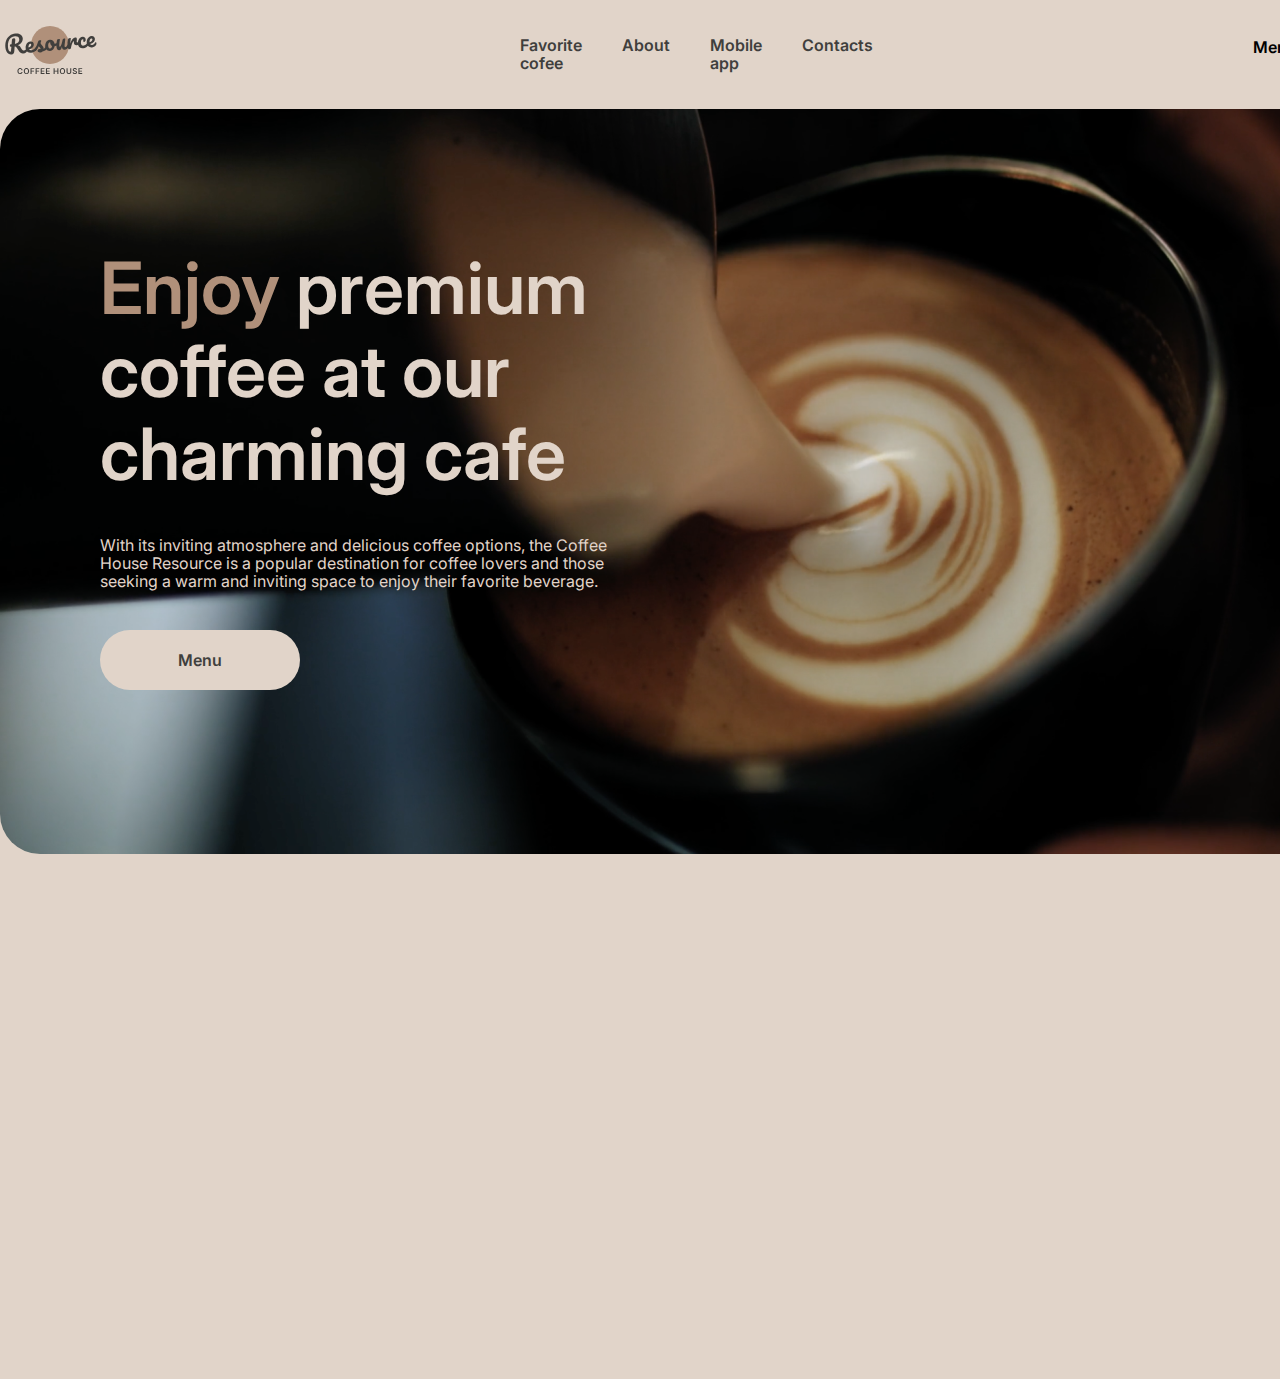
<file: кофейня/index.html>
<!DOCTYPE html>
<html lang="en">

<head>
    <link rel="stylesheet" href="styles/normalize.css">
    <link rel="stylesheet" href="styles/style.css">
    <link rel="preconnect" href="https://fonts.googleapis.com">
    <link rel="preconnect" href="https://fonts.gstatic.com" crossorigin>
    <link href="https://fonts.googleapis.com/css2?family=Inter:wght@100;200;300;400;500;600;700;800;900&display=swap"
        rel="stylesheet">
    <meta charset="UTF-8">
    <meta name="viewport" content="width=device-width, initial-scale=1.0">
    <title>Coffee House</title>
</head>

<body>
    <header class="header">
        <div class="container">
            <div class="head-logo">
                <img src="content/logo.svg" alt="">
            </div>
            <div class="head-nav">
                <ul class="nav-list">
                    <li><a href="#" class="nav-item">Favorite cofee</a></li>
                    <li><a href="#" class="nav-item">About</a></li>
                    <li><a href="#" class="nav-item">Mobile app</a></li>
                    <li><a href="#" class="nav-item">Contacts</a></li>
                </ul>
            </div>
            <a class="head-menu">
                <div class="head-menu-text">Menu</div>
                <div class="head-menu-img">
                    <img src="content/coffee-cup.svg" alt="">
                </div>
            </a>
        </div>
    </header>
    <main class="main">
        <section class="section1">
            <div class="main-bg">
                <img src="content/img-hero.png" alt="">
            </div>
            <div class="main-text">
                <div class="main-title"><span class="main-title-acent">Enjoy</span> premium coffee at our charming cafe
                </div>
                <div class="main-subtitle">With its inviting atmosphere and delicious coffee options,
                    the Coffee House Resource is a popular destination for coffee lovers and those
                    seeking a warm and inviting space to enjoy their favorite beverage.</div>
                <div class="main-button">
                    <a class="main-btn">Menu</a>
                </div>
            </div>
        </section>
    </main>
</body>

</html>
</file>
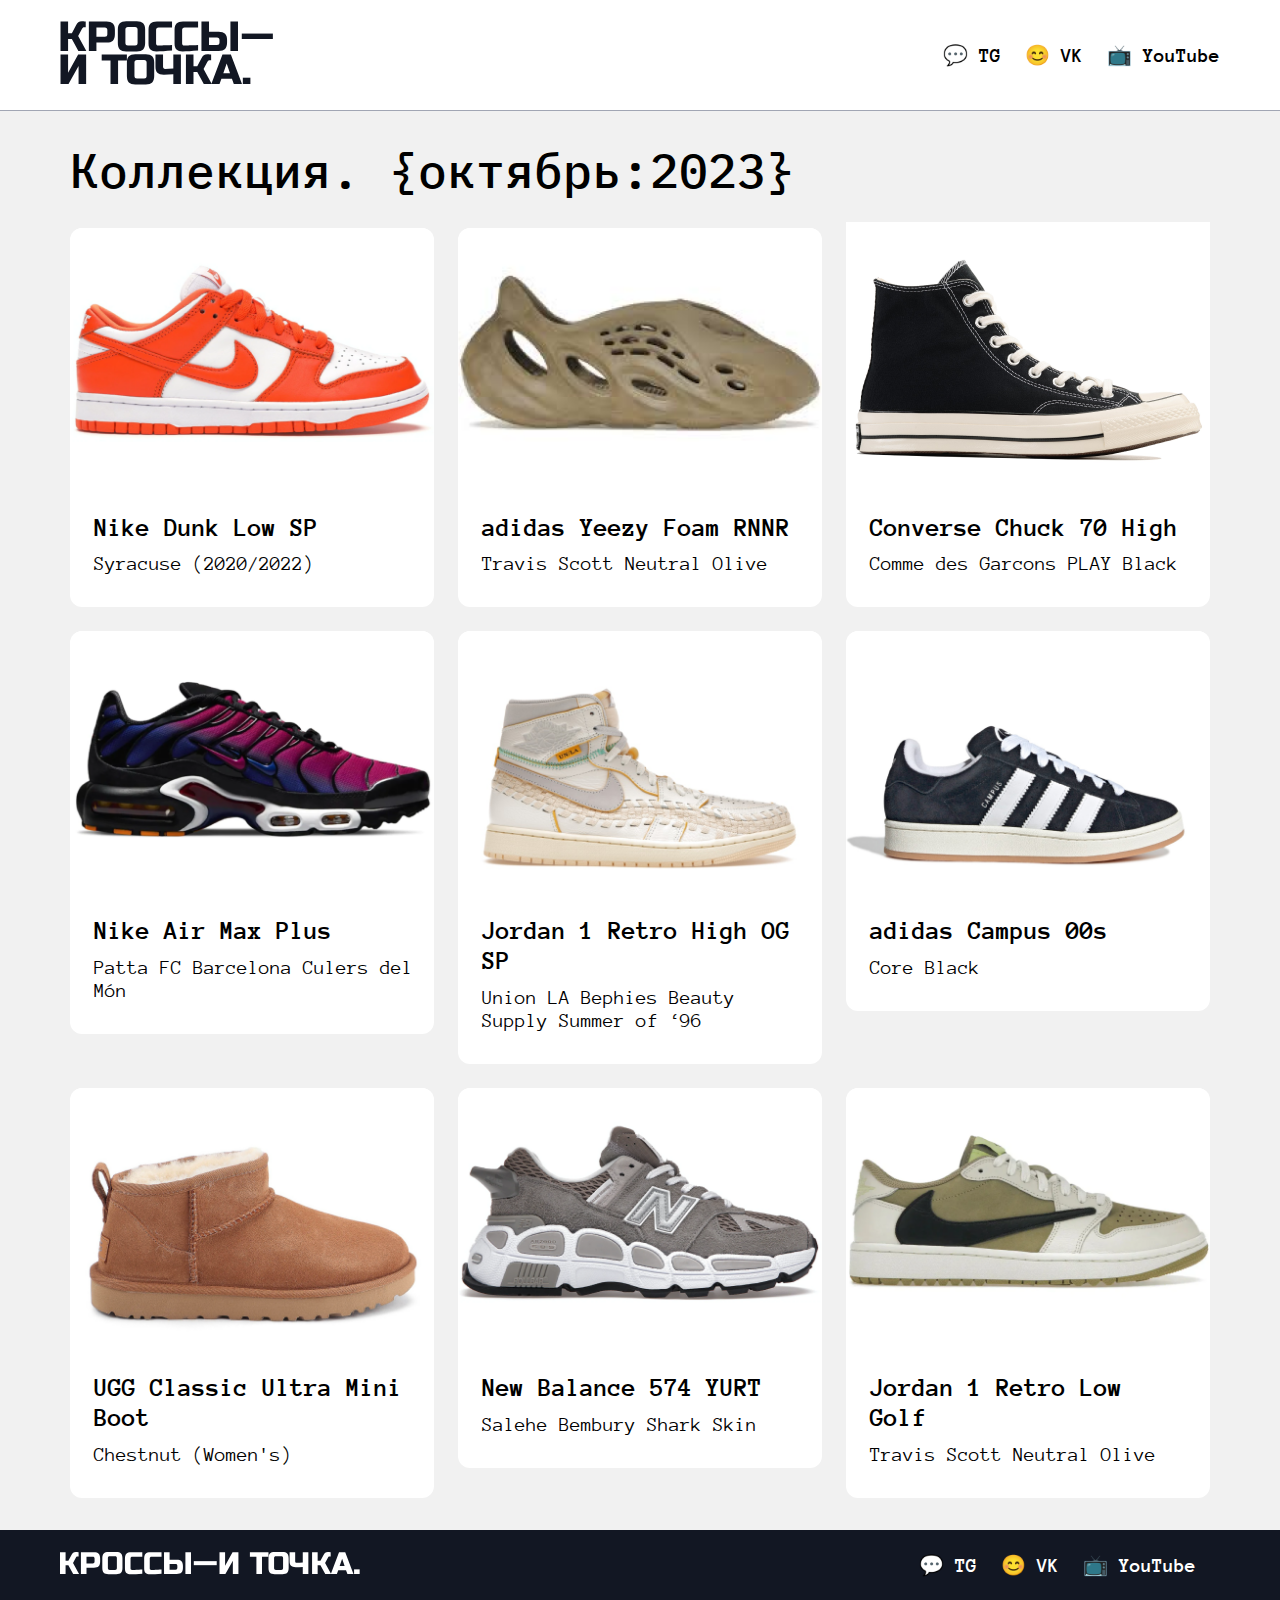
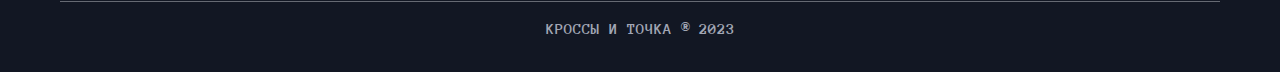
<file: Отчёт3/index.html>
<!DOCTYPE html>
<html lang="en">

<head>
    <link rel="stylesheet" href="normalize.css">
    <link rel="stylesheet" href="style.css">
    <link rel="preconnect" href="https://fonts.googleapis.com">
    <link rel="preconnect" href="https://fonts.gstatic.com" crossorigin>
    <link
        href="https://fonts.googleapis.com/css2?family=Anonymous+Pro:ital,wght@0,400;0,700;1,400;1,700&family=Libre+Baskerville:ital,wght@0,400;0,700;1,400&family=Open+Sans:ital,wght@0,300;0,400;0,500;0,600;0,700;0,800;1,300;1,400;1,500;1,600;1,700;1,800&family=Tinos:ital,wght@0,400;0,700;1,400;1,700&display=swap"
        rel="stylesheet">
    <link rel="preconnect" href="https://fonts.googleapis.com">
    <link rel="preconnect" href="https://fonts.gstatic.com" crossorigin>
    <link
        href="https://fonts.googleapis.com/css2?family=Anonymous+Pro:ital,wght@0,400;0,700;1,400;1,700&family=IBM+Plex+Mono:ital,wght@0,100;0,200;0,300;0,400;0,500;0,600;0,700;1,100;1,200;1,300;1,400;1,500;1,600;1,700&family=Libre+Baskerville:ital,wght@0,400;0,700;1,400&family=Open+Sans:ital,wght@0,300;0,400;0,500;0,600;0,700;0,800;1,300;1,400;1,500;1,600;1,700;1,800&family=Tinos:ital,wght@0,400;0,700;1,400;1,700&display=swap"
        rel="stylesheet">
    <meta charset="UTF-8">
    <meta name="viewport" content="width=device-width, initial-scale=1.0">
    <title>КРОССЫ - И ТОЧКА.</title>
</head>

<body>
    <header class="header">
        <div class="container">
            <div class="header-title">
                <a class="header-logo" href="#"><img src="content/logo.svg" alt=""></a>
            </div>
            <div class="header-nav">
                <ul class="nav-items">
                    <li><a href="#" class="nav-item">💬 TG</a></li>
                    <li><a href="#" class="nav-item">😊 VK</a></li>
                    <li><a href="#" class="nav-item nav-item3">📺 YouTube</a></li>
                </ul>
            </div>
        </div>
    </header>
    <main class="main">
        <div class="container2">
            <div class="main-title">
                Коллекция. {октябрь:2023}
            </div>
            <div class="wrapper">
                <a href="str1.html" class="cross">
                    <img src="content/cross7.png" alt="" class="cross-img">
                    <div class="name-text">
                        <div class="name-title">
                            Nike Dunk Low SP
                        </div>
                        <div class="name-main">
                            Syracuse (2020/2022)
                        </div>
                    </div>
                </a>
                <a href="#" class="cross">
                    <img src="content/cross9.png" alt="" class="cross-img">
                    <div class="name-text">
                        <div class="name-title">
                            adidas Yeezy Foam RNNR
                        </div>
                        <div class="name-main">
                            Travis Scott Neutral Olive
                        </div>
                    </div>
                </a>
                <a href="#" class="cross">
                    <img src="content/cross4.png" alt="" class="cross-img">
                    <div class="name-text">
                        <div class="name-title">
                            Converse Chuck 70 High
                        </div>
                        <div class="name-main">
                            Comme des Garcons PLAY Black
                        </div>
                    </div>
                </a>
                <a href="#" class="cross">
                    <img src="content/cross1.png" alt="" class="cross-img">
                    <div class="name-text">
                        <div class="name-title">
                            Nike Air Max Plus
                        </div>
                        <div class="name-main">
                            Patta FC Barcelona Culers del <br> Món
                        </div>
                    </div>
                </a>
                <a href="#" class="cross">
                    <img src="content/cross2.png" alt="" class="cross-img">
                    <div class="name-text">
                        <div class="name-title">
                            Jordan 1 Retro High OG <br> SP
                        </div>
                        <div class="name-main">
                            Union LA Bephies Beauty <br> Supply Summer of ‘96
                        </div>
                    </div>
                </a>
                <a href="#" class="cross">
                    <img src="content/cross3.png" alt="" class="cross-img">
                    <div class="name-text">
                        <div class="name-title">
                            adidas Campus 00s
                        </div>
                        <div class="name-main">
                            Core Black
                        </div>
                    </div>
                </a>
                <a href="#" class="cross">
                    <img src="content/cross5.png" alt="" class="cross-img">
                    <div class="name-text">
                        <div class="name-title">
                            UGG Classic Ultra Mini <br> Boot
                        </div>
                        <div class="name-main">
                            Chestnut (Women's)
                        </div>
                    </div>
                </a>
                <a href="#" class="cross">
                    <img src="content/cross6.png" alt="" class="cross-img">
                    <div class="name-text">
                        <div class="name-title">
                            New Balance 574 YURT
                        </div>
                        <div class="name-main">
                            Salehe Bembury Shark Skin
                        </div>
                    </div>
                </a>
                <a href="#" class="cross">
                    <img src="content/cross8.png" alt="" class="cross-img">
                    <div class="name-text">
                        <div class="name-title">
                            Jordan 1 Retro Low <br> Golf
                        </div>
                        <div class="name-main">
                            Travis Scott Neutral Olive
                        </div>
                    </div>
                </a>
            </div>
        </div>
    </main>
    <footer class="footer">
        <div class="container3">
            <div class="footer-title">
                <a class="footer-logo" href="#"><img src="content/logo1.svg" alt=""></a>
            </div>
            <div class="footer-nav">
                <ul class="nav-items">
                    <li><a href="#" class="footer-item">💬 TG</a></li>
                    <li><a href="#" class="footer-item">😊 VK</a></li>
                    <li><a href="#" class="footer-item">📺 YouTube</a></li>
                </ul>
            </div>
        </div>
        <div class="footer-bottom">
            КРОССЫ И ТОЧКА ® 2023
        </div>
    </footer>
</body>

</html>
</file>
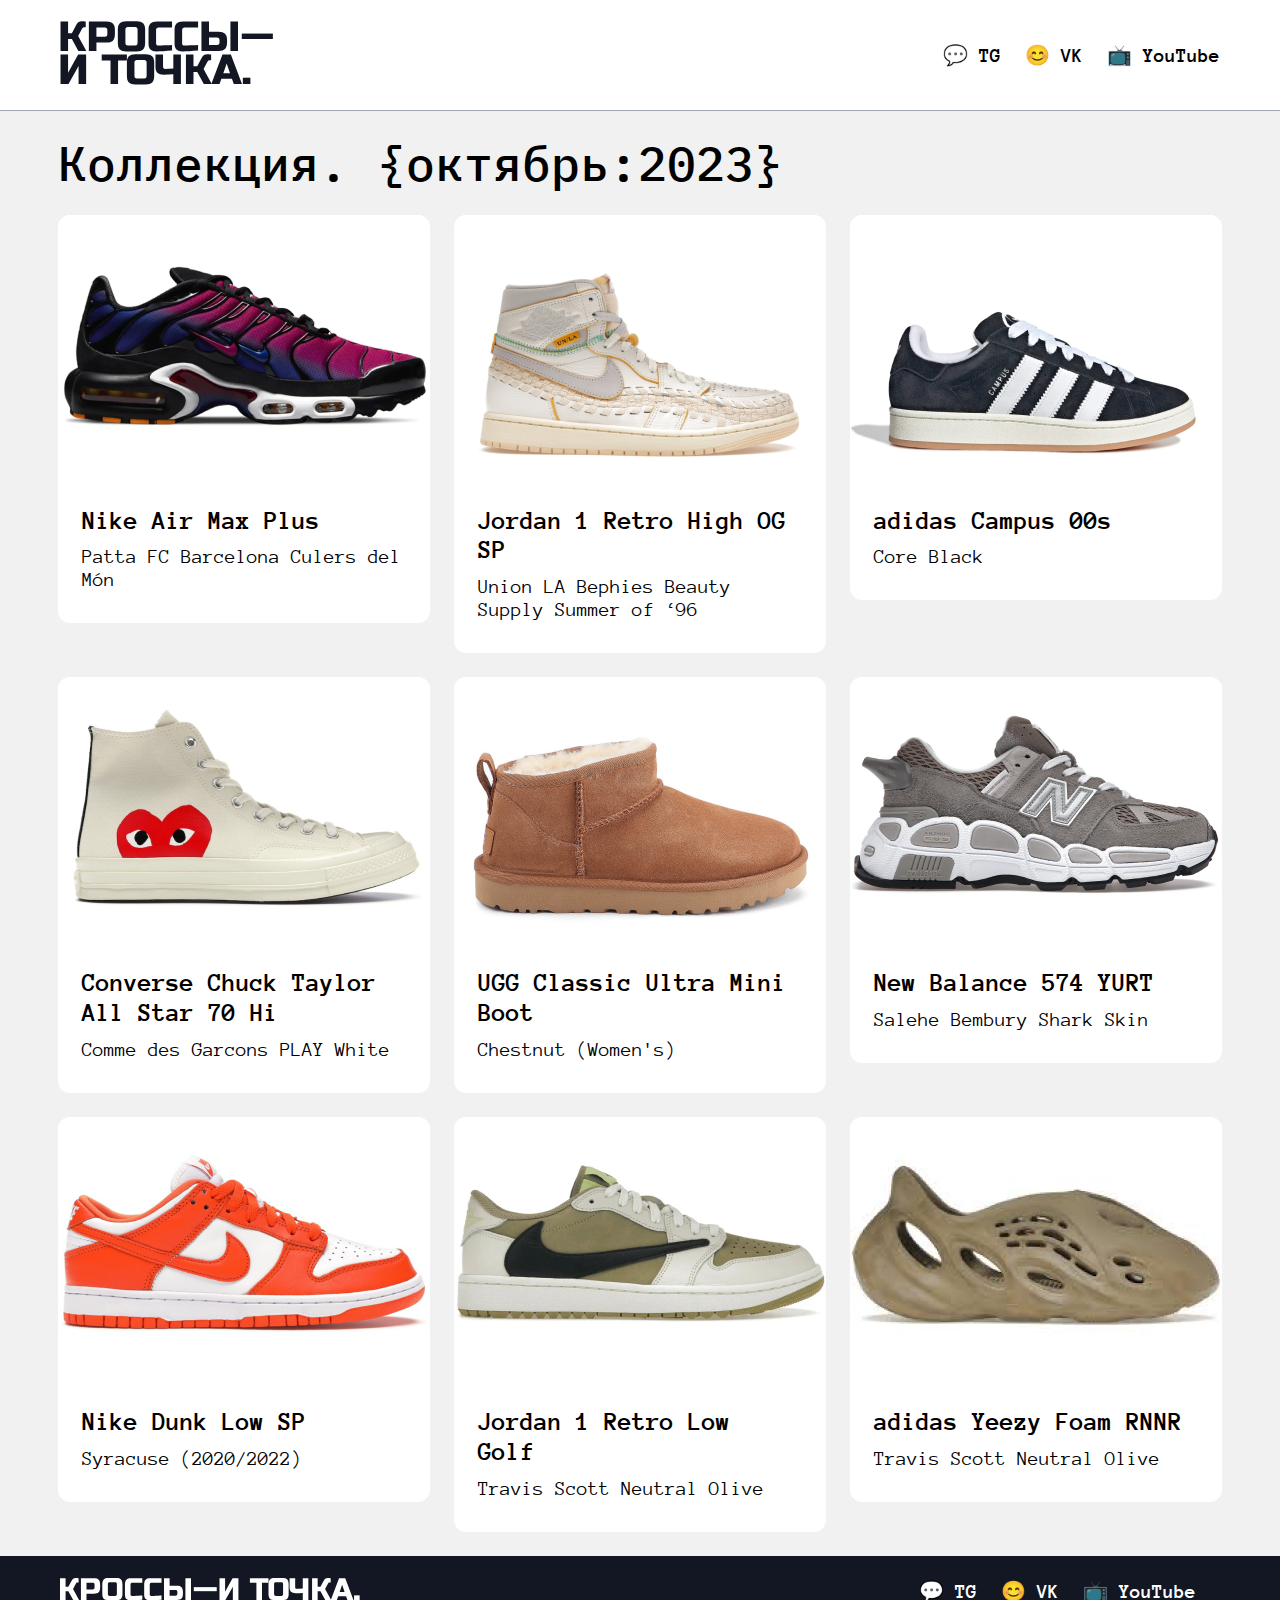
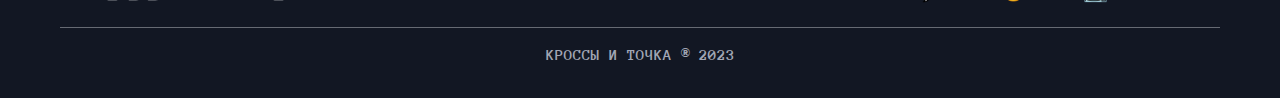
<file: проект код будущего/Отчёт 1/index.html>
<!DOCTYPE html>
<html lang="en">

<head>
    <link rel="stylesheet" href="normalize.css">
    <link rel="stylesheet" href="style.css">
    <link rel="preconnect" href="https://fonts.googleapis.com">
    <link rel="preconnect" href="https://fonts.gstatic.com" crossorigin>
    <link
        href="https://fonts.googleapis.com/css2?family=Anonymous+Pro:ital,wght@0,400;0,700;1,400;1,700&family=Libre+Baskerville:ital,wght@0,400;0,700;1,400&family=Open+Sans:ital,wght@0,300;0,400;0,500;0,600;0,700;0,800;1,300;1,400;1,500;1,600;1,700;1,800&family=Tinos:ital,wght@0,400;0,700;1,400;1,700&display=swap"
        rel="stylesheet">
    <link rel="preconnect" href="https://fonts.googleapis.com">
    <link rel="preconnect" href="https://fonts.gstatic.com" crossorigin>
    <link
        href="https://fonts.googleapis.com/css2?family=Anonymous+Pro:ital,wght@0,400;0,700;1,400;1,700&family=IBM+Plex+Mono:ital,wght@0,100;0,200;0,300;0,400;0,500;0,600;0,700;1,100;1,200;1,300;1,400;1,500;1,600;1,700&family=Libre+Baskerville:ital,wght@0,400;0,700;1,400&family=Open+Sans:ital,wght@0,300;0,400;0,500;0,600;0,700;0,800;1,300;1,400;1,500;1,600;1,700;1,800&family=Tinos:ital,wght@0,400;0,700;1,400;1,700&display=swap"
        rel="stylesheet">
    <meta charset="UTF-8">
    <meta name="viewport" content="width=device-width, initial-scale=1.0">
    <title>КРОССЫ - И ТОЧКА.</title>
</head>

<body>
    <header class="header">
        <div class="container">
            <div class="header-title">
                <a class="header-logo" href="#"><img src="content/logo.svg" alt=""></a>
            </div>
            <div class="header-nav">
                <ul class="nav-items">
                    <li><a href="#" class="nav-item">💬 TG</a></li>
                    <li><a href="#" class="nav-item">😊 VK</a></li>
                    <li><a href="#" class="nav-item nav-item3">📺 YouTube</a></li>
                </ul>
            </div>
        </div>
    </header>
    <main class="main">
        <div class="container2">
            <div class="main-title">
                Коллекция. {октябрь:2023}
            </div>
            <div class="cross-line">
                <div class="cross">
                    <img src="content/cross1.png" alt="" class="cross-img">
                    <div class="name-text">
                        <div class="name-title">
                            Nike Air Max Plus
                        </div>
                        <div class="name-main">
                            Patta FC Barcelona Culers del <br> Món
                        </div>
                    </div>
                </div>
                <div class="cross">
                    <img src="content/cross2.png" alt="" class="cross-img">
                    <div class="name-text">
                        <div class="name-title">
                            Jordan 1 Retro High OG <br> SP
                        </div>
                        <div class="name-main">
                            Union LA Bephies Beauty <br> Supply Summer of ‘96
                        </div>
                    </div>
                </div>
                <div class="cross cross3">
                    <img src="content/cross3.png" alt="" class="cross-img">
                    <div class="name-text">
                        <div class="name-title">
                            adidas Campus 00s
                        </div>
                        <div class="name-main">
                            Core Black
                        </div>
                    </div>
                </div>
            </div>
            <div class="cross-line">
                <div class="cross">
                    <img src="content/cross4.png" alt="" class="cross-img">
                    <div class="name-text">
                        <div class="name-title">
                            Converse Chuck Taylor <br> All Star 70 Hi
                        </div>
                        <div class="name-main">
                            Comme des Garcons PLAY White
                        </div>
                    </div>
                </div>
                <div class="cross">
                    <img src="content/cross5.png" alt="" class="cross-img">
                    <div class="name-text">
                        <div class="name-title">
                            UGG Classic Ultra Mini <br> Boot
                        </div>
                        <div class="name-main">
                            Chestnut (Women's)
                        </div>
                    </div>
                </div>
                <div class="cross cross3">
                    <img src="content/cross6.png" alt="" class="cross-img">
                    <div class="name-text">
                        <div class="name-title">
                            New Balance 574 YURT
                        </div>
                        <div class="name-main">
                            Salehe Bembury Shark Skin
                        </div>
                    </div>
                </div>
            </div>
            <div class="cross-line">
                <div class="cross">
                    <img src="content/cross7.png" alt="" class="cross-img">
                    <div class="name-text">
                        <div class="name-title">
                            Nike Dunk Low SP
                        </div>
                        <div class="name-main">
                            Syracuse (2020/2022)
                        </div>
                    </div>
                </div>
                <div class="cross">
                    <img src="content/cross8.png" alt="" class="cross-img">
                    <div class="name-text">
                        <div class="name-title">
                            Jordan 1 Retro Low <br> Golf
                        </div>
                        <div class="name-main">
                            Travis Scott Neutral Olive
                        </div>
                    </div>
                </div>
                <div class="cross cross3">
                    <img src="content/cross9.png" alt="" class="cross-img">
                    <div class="name-text">
                        <div class="name-title">
                            adidas Yeezy Foam RNNR
                        </div>
                        <div class="name-main">
                            Travis Scott Neutral Olive
                        </div>
                    </div>
                </div>
            </div>
        </div>
    </main>
    <footer class="footer">
        <div class="container3">
            <div class="footer-title">
                <a class="footer-logo" href="#"><img src="content/logo1.svg" alt=""></a>
            </div>
            <div class="footer-nav">
                <ul class="nav-items">
                    <li><a href="#" class="footer-item">💬 TG</a></li>
                    <li><a href="#" class="footer-item">😊 VK</a></li>
                    <li><a href="#" class="footer-item">📺 YouTube</a></li>
                </ul>
            </div>
        </div>
        <div class="footer-bottom">
            КРОССЫ И ТОЧКА ® 2023
        </div>
    </footer>
</body>

</html>
</file>
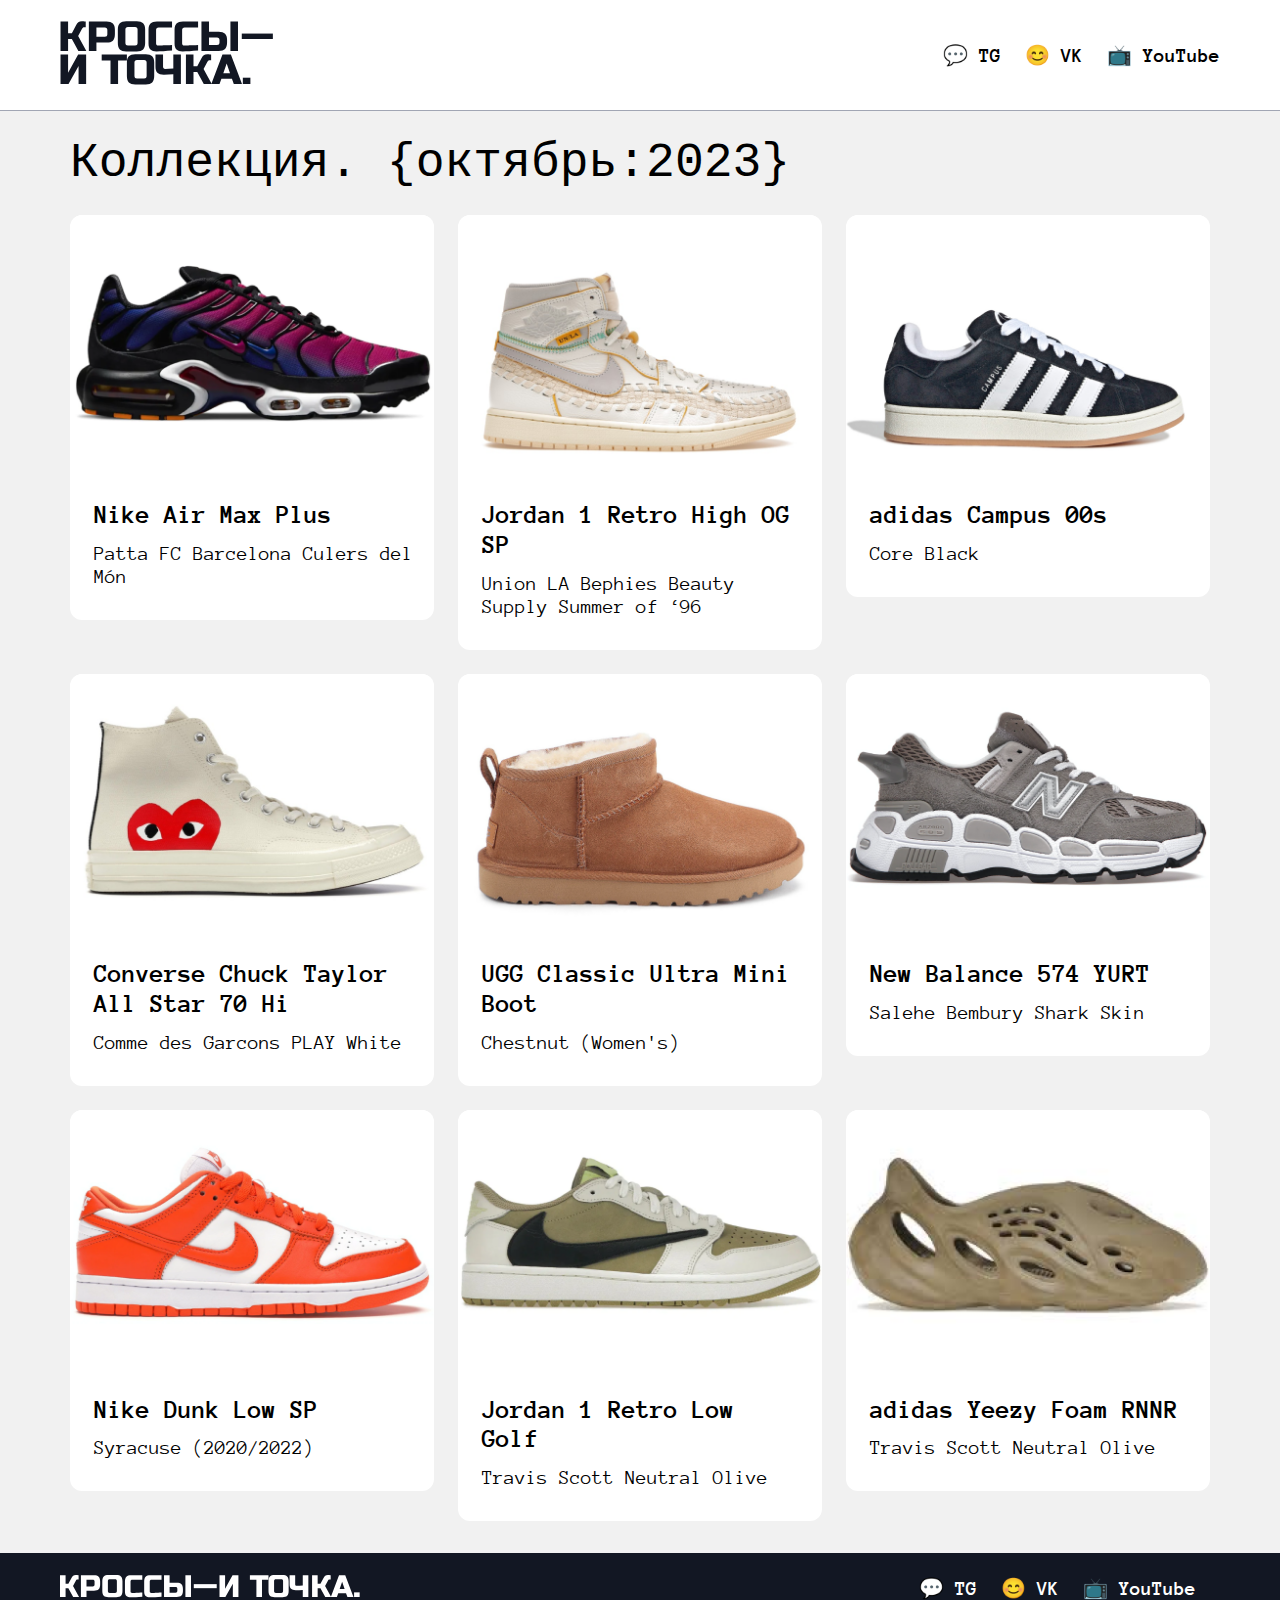
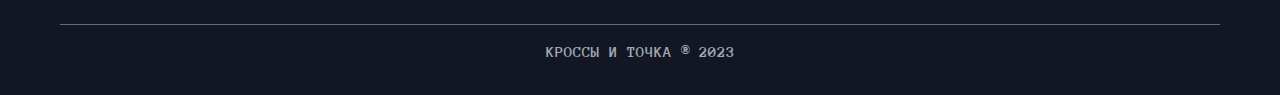
<file: проект код будущего/Отчёт 2/index.html>
<!DOCTYPE html>
<html lang="en">

<head>
    <link rel="stylesheet" href="normalize.css">
    <link rel="stylesheet" href="style.css">
    <link rel="preconnect" href="https://fonts.googleapis.com">
    <link rel="preconnect" href="https://fonts.gstatic.com" crossorigin>
    <link
        href="https://fonts.googleapis.com/css2?family=Anonymous+Pro:ital,wght@0,400;0,700;1,400;1,700&family=Libre+Baskerville:ital,wght@0,400;0,700;1,400&family=Open+Sans:ital,wght@0,300;0,400;0,500;0,600;0,700;0,800;1,300;1,400;1,500;1,600;1,700;1,800&family=Tinos:ital,wght@0,400;0,700;1,400;1,700&display=swap"
        rel="stylesheet">
    <link rel="preconnect" href="https://fonts.googleapis.com">
    <link rel="preconnect" href="https://fonts.gstatic.com" crossorigin>
    <link
        href="https://fonts.googleapis.com/css2?family=Anonymous+Pro:ital,wght@0,400;0,700;1,400;1,700&family=IBM+Plex+Mono:ital,wght@0,100;0,200;0,300;0,400;0,500;0,600;0,700;1,100;1,200;1,300;1,400;1,500;1,600;1,700&family=Libre+Baskerville:ital,wght@0,400;0,700;1,400&family=Open+Sans:ital,wght@0,300;0,400;0,500;0,600;0,700;0,800;1,300;1,400;1,500;1,600;1,700;1,800&family=Tinos:ital,wght@0,400;0,700;1,400;1,700&display=swap"
        rel="stylesheet">
    <meta charset="UTF-8">
    <meta name="viewport" content="width=device-width, initial-scale=1.0">
    <title>КРОССЫ - И ТОЧКА.</title>
</head>

<body>
    <header class="header">
        <div class="container">
            <div class="header-title">
                <a class="header-logo" href="#"><img src="content/logo.svg" alt=""></a>
            </div>
            <div class="header-nav">
                <ul class="nav-items">
                    <li><a href="#" class="nav-item">💬 TG</a></li>
                    <li><a href="#" class="nav-item">😊 VK</a></li>
                    <li><a href="#" class="nav-item nav-item3">📺 YouTube</a></li>
                </ul>
            </div>
        </div>
    </header>
    <main class="main">
        <div class="container2">
            <div class="main-title">
                Коллекция. {октябрь:2023}
            </div>
            <div class="crosses">
                <div class="cross">
                    <img src="content/cross1.png" alt="" class="cross-img">
                    <div class="name-text">
                        <div class="name-title">
                            Nike Air Max Plus
                        </div>
                        <div class="name-main">
                            Patta FC Barcelona Culers del <br> Món
                        </div>
                    </div>
                </div>
                <div class="cross">
                    <img src="content/cross2.png" alt="" class="cross-img">
                    <div class="name-text">
                        <div class="name-title">
                            Jordan 1 Retro High OG <br> SP
                        </div>
                        <div class="name-main">
                            Union LA Bephies Beauty <br> Supply Summer of ‘96
                        </div>
                    </div>
                </div>
                <div class="cross cross3">
                    <img src="content/cross3.png" alt="" class="cross-img">
                    <div class="name-text">
                        <div class="name-title">
                            adidas Campus 00s
                        </div>
                        <div class="name-main">
                            Core Black
                        </div>
                    </div>
                </div>
                <div class="cross">
                    <img src="content/cross4.png" alt="" class="cross-img">
                    <div class="name-text">
                        <div class="name-title">
                            Converse Chuck Taylor <br> All Star 70 Hi
                        </div>
                        <div class="name-main">
                            Comme des Garcons PLAY White
                        </div>
                    </div>
                </div>
                <div class="cross">
                    <img src="content/cross5.png" alt="" class="cross-img">
                    <div class="name-text">
                        <div class="name-title">
                            UGG Classic Ultra Mini <br> Boot
                        </div>
                        <div class="name-main">
                            Chestnut (Women's)
                        </div>
                    </div>
                </div>
                <div class="cross cross3">
                    <img src="content/cross6.png" alt="" class="cross-img">
                    <div class="name-text">
                        <div class="name-title">
                            New Balance 574 YURT
                        </div>
                        <div class="name-main">
                            Salehe Bembury Shark Skin
                        </div>
                    </div>
                </div>
                <div class="cross">
                    <img src="content/cross7.png" alt="" class="cross-img">
                    <div class="name-text">
                        <div class="name-title">
                            Nike Dunk Low SP
                        </div>
                        <div class="name-main">
                            Syracuse (2020/2022)
                        </div>
                    </div>
                </div>
                <div class="cross cross8">
                    <img src="content/cross8.png" alt="" class="cross-img">
                    <div class="name-text">
                        <div class="name-title">
                            Jordan 1 Retro Low <br> Golf
                        </div>
                        <div class="name-main">
                            Travis Scott Neutral Olive
                        </div>
                    </div>
                </div>
                <div class="cross cross9">
                    <img src="content/cross9.png" alt="" class="cross-img">
                    <div class="name-text">
                        <div class="name-title">
                            adidas Yeezy Foam RNNR
                        </div>
                        <div class="name-main">
                            Travis Scott Neutral Olive
                        </div>
                    </div>
                </div>
            </div>
        </div>
    </main>
    <footer class="footer">
        <div class="container3">
            <div class="footer-title">
                <a class="footer-logo" href="#"><img src="content/logo1.svg" alt=""></a>
            </div>
            <div class="footer-nav">
                <ul class="nav-items">
                    <li><a href="#" class="footer-item">💬 TG</a></li>
                    <li><a href="#" class="footer-item">😊 VK</a></li>
                    <li><a href="#" class="footer-item">📺 YouTube</a></li>
                </ul>
            </div>
        </div>
        <div class="footer-bottom">
            КРОССЫ И ТОЧКА ® 2023
        </div>
    </footer>
</body>

</html>
</file>
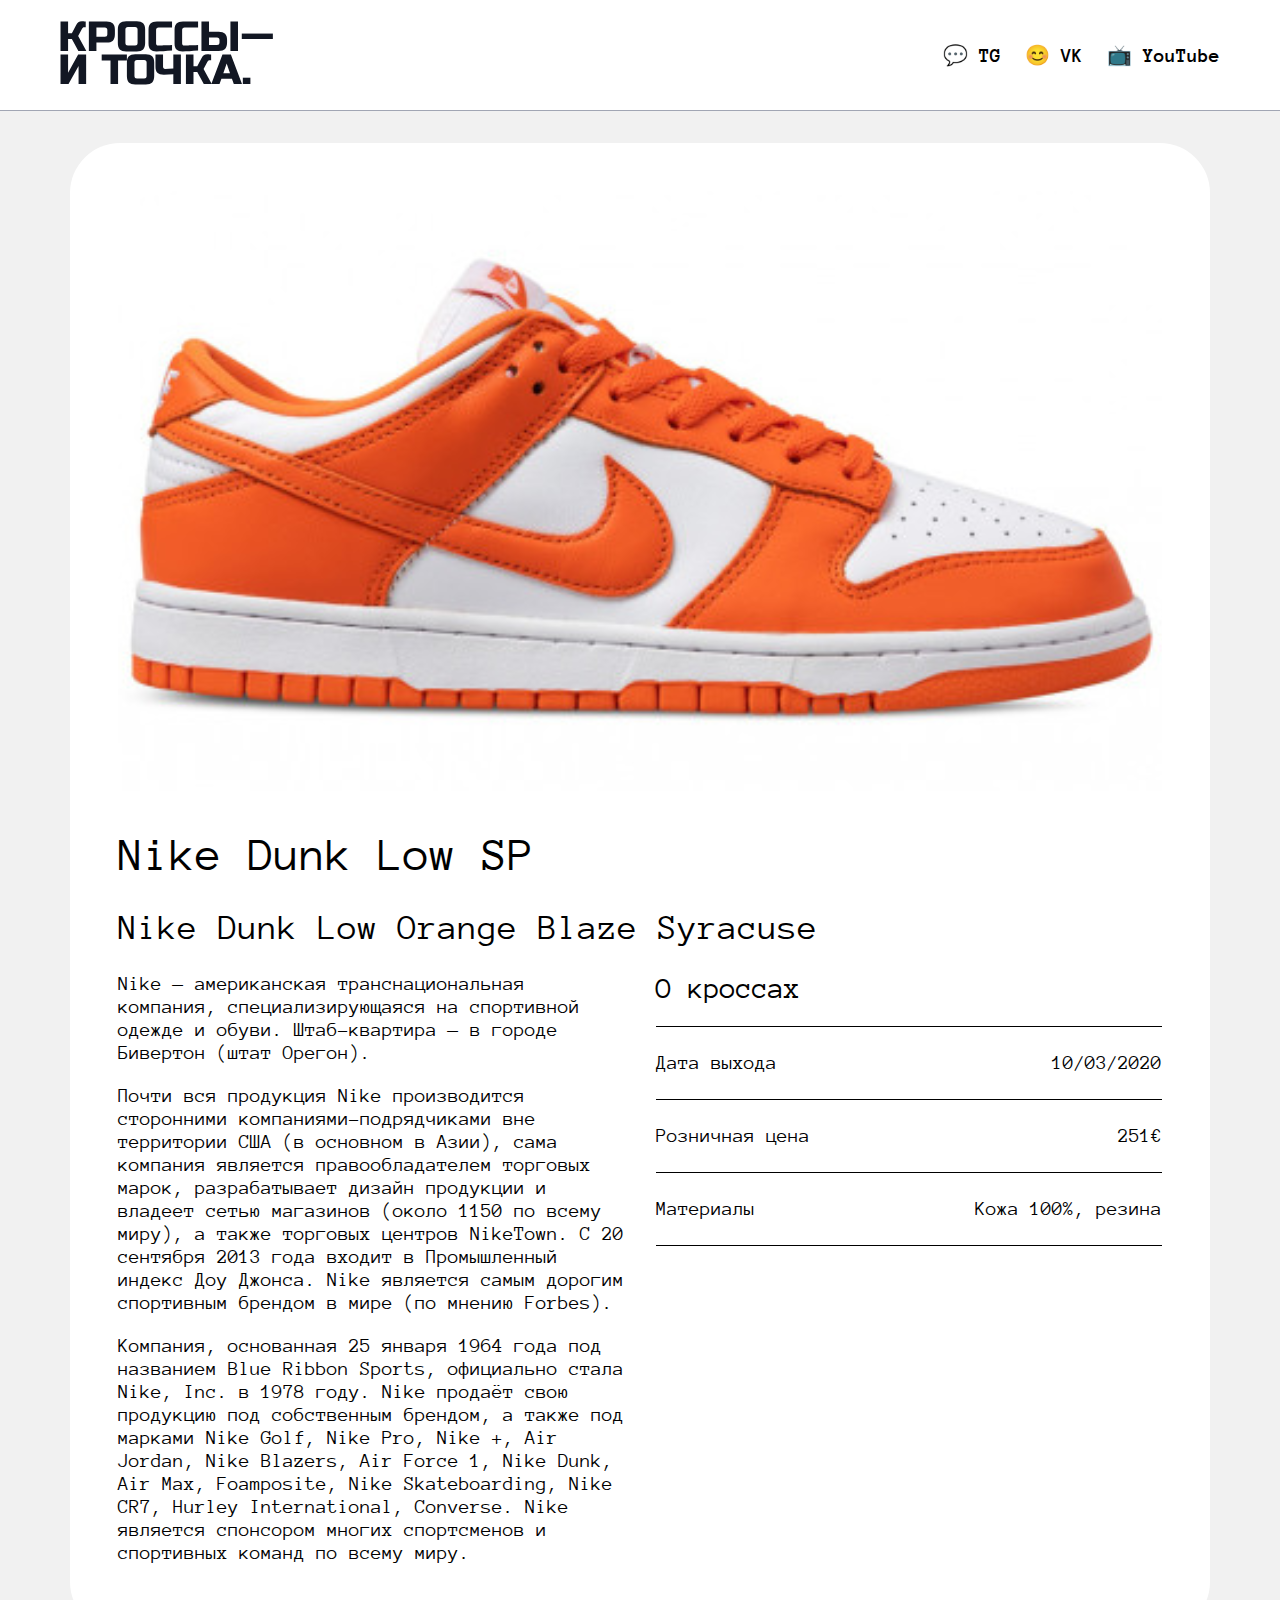
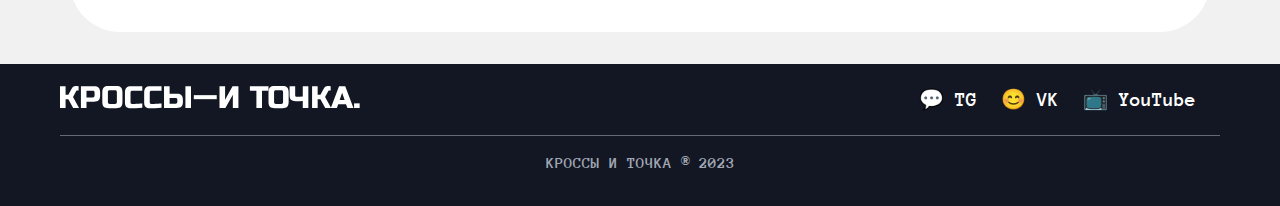
<file: Отчёт3/str1.html>
<!DOCTYPE html>
<html lang="en">

<head>
    <link rel="stylesheet" href="normalize.css">
    <link rel="stylesheet" href="style.css">
    <link rel="preconnect" href="https://fonts.googleapis.com">
    <link rel="preconnect" href="https://fonts.gstatic.com" crossorigin>
    <link
        href="https://fonts.googleapis.com/css2?family=Anonymous+Pro:ital,wght@0,400;0,700;1,400;1,700&family=Libre+Baskerville:ital,wght@0,400;0,700;1,400&family=Open+Sans:ital,wght@0,300;0,400;0,500;0,600;0,700;0,800;1,300;1,400;1,500;1,600;1,700;1,800&family=Tinos:ital,wght@0,400;0,700;1,400;1,700&display=swap"
        rel="stylesheet">
    <link rel="preconnect" href="https://fonts.googleapis.com">
    <link rel="preconnect" href="https://fonts.gstatic.com" crossorigin>
    <link
        href="https://fonts.googleapis.com/css2?family=Anonymous+Pro:ital,wght@0,400;0,700;1,400;1,700&family=IBM+Plex+Mono:ital,wght@0,100;0,200;0,300;0,400;0,500;0,600;0,700;1,100;1,200;1,300;1,400;1,500;1,600;1,700&family=Libre+Baskerville:ital,wght@0,400;0,700;1,400&family=Open+Sans:ital,wght@0,300;0,400;0,500;0,600;0,700;0,800;1,300;1,400;1,500;1,600;1,700;1,800&family=Tinos:ital,wght@0,400;0,700;1,400;1,700&display=swap"
        rel="stylesheet">
    <meta charset="UTF-8">
    <meta name="viewport" content="width=device-width, initial-scale=1.0">
    <title>КРОССЫ - И ТОЧКА.</title>
</head>

<body>
    <header class="header">
        <div class="container">
            <div class="header-title">
                <a class="header-logo" href="#"><img src="content/logo.svg" alt=""></a>
            </div>
            <div class="header-nav">
                <ul class="nav-items">
                    <li><a href="#" class="nav-item">💬 TG</a></li>
                    <li><a href="#" class="nav-item">😊 VK</a></li>
                    <li><a href="#" class="nav-item nav-item3">📺 YouTube</a></li>
                </ul>
            </div>
        </div>
    </header>
    <main class="main">
        <div class="cart">
            <img src="content/cross7.svg" alt="" class="cart-img">
            <div class="cart-text">
                <div class="cart-title">Nike Dunk Low SP</div>
                <div class="cart-subtitle">Nike Dunk Low Orange Blaze Syracuse</div>
                <div class="cart-container">
                    <div class="cart-main">
                        <p>
                            Nike — американская транснациональная компания, специализирующаяся на спортивной одежде и обуви.
                            Штаб-квартира — в городе Бивертон (штат Орегон).
                        </p>
                        <p>
                            Почти вся продукция Nike производится сторонними компаниями-подрядчиками вне территории США (в
                            основном в Азии), сама компания является правообладателем торговых марок, разрабатывает дизайн
                            продукции и владеет сетью магазинов (около 1150 по всему миру), а также торговых центров NikeTown. С
                            20 сентября 2013 года входит в Промышленный индекс Доу Джонса. Nike является самым дорогим
                            спортивным брендом в мире (по мнению Forbes).
                        </p>
                        <p>
                            Компания, основанная 25 января 1964 года под названием Blue Ribbon Sports, официально стала Nike,
                            Inc. в 1978 году. Nike продаёт свою продукцию под собственным брендом, а также под марками Nike
                            Golf, Nike Pro, Nike +, Air Jordan, Nike Blazers, Air Force 1, Nike Dunk, Air Max, Foamposite, Nike
                            Skateboarding, Nike CR7, Hurley International, Converse. Nike является спонсором многих спортсменов
                            и спортивных команд по всему миру.
                        </p>
                    </div>
                    <div class="cart-submain">
                        <div class="submain-title">О кроссах</div>
                        <div class="submain-data">
                            <div class="data-main">Дата выхода</div>
                            <div class="data">10/03/2020</div>
                        </div>
                        <div class="submain-price">
                            <div class="price-main">Розничная цена</div>
                            <div class="price">251€</div>
                        </div>
                        <div class="submain-mat">
                            <div class="mat-main">Материалы</div>
                            <div class="mat">Кожа 100%, резина</div>
                        </div>
                    </div>
                </div>
            </div>
        </div>
    </main>
    <footer class="footer">
        <div class="container3">
            <div class="footer-title">
                <a class="footer-logo" href="#"><img src="content/logo1.svg" alt=""></a>
            </div>
            <div class="footer-nav">
                <ul class="nav-items">
                    <li><a href="#" class="footer-item">💬 TG</a></li>
                    <li><a href="#" class="footer-item">😊 VK</a></li>
                    <li><a href="#" class="footer-item">📺 YouTube</a></li>
                </ul>
            </div>
        </div>
        <div class="footer-bottom">
            КРОССЫ И ТОЧКА ® 2023
        </div>
    </footer>
</body>

</html>
</file>
<file: кофейня/styles/style.css>
body {
    background-color: #E1D4C9;
    font-family: 'Inter', sans-serif;
}

.header {
    max-width: 1405px;
    margin: 20px auto;
    /* margin-top: 20px; */
}

.container {
    display: flex;
    gap: 380px;
}

.nav-list {
    list-style: none;
    display: flex;
    gap: 40px;
}

.nav-item {
    text-decoration: none;
    color: #403F3D;
    font-weight: 600;
    font-size: 16px ;
}

.head-menu {
    display: flex;
    align-items: center;
    gap: 8px;
    margin-bottom: 14px;
    font-weight: 600;
    font-size: 16px;
}

.main {
    max-width: 1405px;
    margin: 0 auto;
    margin-bottom: 100px;
}

.main-bg img {
    border-radius: 40px;
}

.main-text {
    display: flex;
    flex-direction: column;
    gap: 40px;
    position: relative;
    top: -610px;
    left: 100px;
    width: 530px;
    color: #E1D4C9;
    font-weight: 600;
}

.main-title {
    font-size: 72px;
}

.main-title-acent {
    color: #B0907A;
}

.main-subtitle {
    font-weight: 400;
    font-size: 16px;
}

.main-button {
    margin-top: 20px;
}

.main-btn {
    text-decoration: none;
    color: #403F3D;
    background-color: #E1D4C9;
    padding: 20px 78px;
    border-radius: 100px;
}
</file>
<file: Отчёт3/style.css>
body {
    background-color: #F1F1F1;
}

.header {
    height: 110px;
    background-color: #fff;
    border-bottom: 1px solid #A1A6B4;
    margin-bottom: 32px ;
}

.nav-item {
    font-family: 'Anonymous Pro', monospace;
    font-size: 20px;
    font-weight: 700;
    color: #000;
    text-decoration: none;
    margin-right: 24px;
}

.nav-item3 {
    margin-right: 0;
}

.container {
    height: 100%;
    display: flex;
    justify-content: space-between;
    align-items: center;
    max-width: 1160px;
    margin: 0 auto;
}

.main {
    display: flex;
    justify-content: center;
    align-items: center;
}

.container2 {
    width: 1140px;
    margin: 0 auto;
}

.main-title {
    font-family: 'IBM Plex Mono', monospace;
    font-size: 48px;
    font-weight: 500;
    margin-bottom: 24px;
}

.wrapper {
    display: flex;
    flex-wrap: wrap;
    width: 100%;
    align-items: baseline;
    gap: 24px;
}

.cross {
    text-decoration: none;
    width: 364px;
    background-color: #fff;
    border-radius: 12px;
    gap: 24px;
}

.cross-img {
    width: 364px;
    margin-bottom: 32px;
}

.name-title {
    font-family: 'Anonymous Pro', monospace;
    font-size: 26px;
    font-weight: 700;
    margin-bottom: 10px;
}

.name-main {
    font-family: 'Anonymous Pro', monospace;
    font-size: 20px;
    font-weight: 400;
    margin-bottom: 32px;
}

.name-text {
    color: #000;
    margin-left: 24px;
}

.footer {
    height: 142px;
    background-color: #121723;
    margin-top: 32px;
}

.container3 {
    height: 50%;
    display: flex;
    justify-content: space-between;
    align-items: center;
    border-bottom: 1px solid rgba(230, 232, 236, 0.4);
    max-width: 1160px;
    margin: 0 auto;
}

.nav-items {
    display: flex;
    list-style: none;
}

.footer-item {
    font-family: 'Anonymous Pro', monospace;
    font-size: 20px;
    font-weight: 700;
    color: #FFFFFF;
    text-decoration: none;
    margin-right: 24px;

}

.footer-bottom {
    font-family: 'Anonymous Pro', monospace;
    font-size: 16px;
    font-weight: 700;
    color: #A1A6B4;
    text-align: center;
    margin-top: 18px;
}

.cart {
    background-color: #fff;
    padding: 48px;
    border-radius: 50px;
}

.cart-img {
    width: 1044px;
    margin-bottom: 32px;
}

.cart-text {
    width: 1044px;
    font-family: 'Anonymous Pro', monospace;
    font-size: 20px;
    font-weight: 400;
}

.cart-title {
    font-size: 48px;
    margin-bottom: 24px;
}

.cart-subtitle {
    font-size: 36px;
    margin-bottom: 24px;
}

.cart-container {
    display: flex;
    justify-content: space-between;
}

.cart-main {
    width: 506px;
}

p {
    margin-top: 0;
}

.cart-submain {
    width: 506px;
}

.submain-title {
    font-size: 30px;
    border-bottom: 1px solid #000;
    padding-bottom: 20px;
}

.submain-data {
    display: flex;
    justify-content: space-between;
    margin-top: 24px;
    border-bottom: 1px solid #000;
    padding-bottom: 25px;
}

.submain-price {
    display: flex;
    justify-content: space-between;
    margin-top: 24px;
    border-bottom: 1px solid #000;
    padding-bottom: 25px;
}

.submain-mat {
    display: flex;
    justify-content: space-between;
    margin-top: 24px;
    border-bottom: 1px solid #000;
    padding-bottom: 25px;
}
</file>
<file: проект код будущего/Отчёт 1/style.css>
.header {
    height: 110px;
    border-bottom: 1px solid #A1A6B4;
}

.nav-item {
    font-family: 'Anonymous Pro', monospace;
    font-size: 20px;
    font-weight: 700;
    color: #000;
    text-decoration: none;
    margin-right: 24px;
}

.nav-item3 {
    margin-right: 0;
}

.container {
    height: 100%;
    display: flex;
    justify-content: space-between;
    align-items: center;
    max-width: 1160px;
    margin: 0 auto;
}

.main {
    background-color: #F1F1F1;
    width: 100%;
    background-repeat: no-repeat;
    background-size: cover;
    display: flex;
    justify-content: center;
    align-items: center;
}

.container2 {
    margin: 0 auto;
}

.main-title {
    font-family: 'IBM Plex Mono', monospace;
    font-size: 48px;
    font-weight: 500;
    margin-bottom: 24px;
    margin-top: 25px;
}

.cross-line {
    display: flex;
    margin-bottom: 24px;
    width: 100%;
    align-items: baseline;
}

.cross {
    background-color: #fff;
    border-radius: 12px;
    margin-right: 24px;
}

.cross3 {
    margin-right: 0;
}

.cross-img {
    margin-bottom: 32px;
}

.name-title {
    font-family: 'Anonymous Pro', monospace;
    font-size: 26px;
    font-weight: 700;
    margin-bottom: 10px;
}

.name-main {
    font-family: 'Anonymous Pro', monospace;
    font-size: 20px;
    font-weight: 400;
    margin-bottom: 32px;
}

.name-text {
    margin-left: 24px;
}

.footer {
    height: 142px;
    background-color: #121723;
}

.container3 {
    height: 50%;
    display: flex;
    justify-content: space-between;
    align-items: center;
    border-bottom: 1px solid rgba(230, 232, 236, 0.4);
    max-width: 1160px;
    margin: 0 auto;
}

.nav-items {
    display: flex;
    list-style: none;
}

.footer-item {
    font-family: 'Anonymous Pro', monospace;
    font-size: 20px;
    font-weight: 700;
    color: #FFFFFF;
    text-decoration: none;
    margin-right: 24px;

}

.footer-bottom {
    font-family: 'Anonymous Pro', monospace;
    font-size: 16px;
    font-weight: 700;
    color: #A1A6B4;
    text-align: center;
    margin-top: 18px;
}
</file>
<file: проект код будущего/Отчёт 2/style.css>
* {
    margin: 0;
    padding: 0;
}

.header {
    height: 110px;
    border-bottom: 1px solid #A1A6B4;
}

.nav-item {
    font-family: 'Anonymous Pro', monospace;
    font-size: 20px;
    font-weight: 700;
    color: #000;
    text-decoration: none;
    margin-right: 24px;
}

.nav-item3 {
    margin-right: 0;
}

.container {
    height: 100%;
    display: flex;
    justify-content: space-between;
    align-items: center;
    max-width: 1160px;
    margin: 0 auto;
}

.main {
    background-color: #F1F1F1;
    width: 100%;
    display: flex;
    justify-content: center;
    align-items: center;
}

.container2 {
    margin: 0 auto;
}

.main-title {
    font-family: 'Anonymos Pro', monospace;
    font-size: 48px;
    font-weight: 500;
    margin-bottom: 24px;
    margin-top: 25px;
}

.crosses {
    display: flex;
    flex-wrap: wrap;
    max-width: 1160px;
    justify-content: space-between;
    row-gap: 24px;
    align-items: baseline;
}

.cross {
    background-color: #fff;
    width: 371px;
    border-radius: 12px;
}

.cross8 {
    margin-bottom: 25px;
}

.cross-img {
    margin-bottom: 32px;
}

.name-title {
    font-family: 'Anonymous Pro', monospace;
    font-size: 26px;
    font-weight: 700;
    margin-bottom: 10px;
}

.name-main {
    font-family: 'Anonymous Pro', monospace;
    font-size: 20px;
    font-weight: 400;
    margin-bottom: 32px;
}

.name-text {
    margin-left: 24px;
}

.footer {
    height: 142px;
    background-color: #121723;
}

.container3 {
    height: 50%;
    display: flex;
    justify-content: space-between;
    align-items: center;
    border-bottom: 1px solid rgba(230, 232, 236, 0.4);
    max-width: 1160px;
    margin: 0 auto;
}

.nav-items {
    display: flex;
    list-style: none;
}

.footer-item {
    font-family: 'Anonymous Pro', monospace;
    font-size: 20px;
    font-weight: 700;
    color: #FFFFFF;
    text-decoration: none;
    margin-right: 24px;

}

.footer-bottom {
    font-family: 'Anonymous Pro', monospace;
    font-size: 16px;
    font-weight: 700;
    color: #A1A6B4;
    text-align: center;
    margin-top: 18px;
}

@media screen and (max-width: 1440px) {
    .crosses {
        display: flex;
        flex-wrap: wrap;
        max-width: 1140px;
        justify-content: space-between;
        row-gap: 24px;
        align-items: baseline;
    }
    
    .cross {
        background-color: #fff;
        width: 364px;
        border-radius: 12px;
    }
    .cross-img {
        width: 364px;
        margin-bottom: 32px;
    }

    .name-title {
        margin-bottom: 12px;
    }

    .cross8 {
        margin-bottom: 32px;
    }
    
}

@media screen and (max-width: 1024px) {
    .header {
        height: 112px;
        border-bottom: 1px solid #A1A6B4;
    }

    .container {
        height: 100%;
        display: flex;
        justify-content: space-between;
        align-items: center;
        max-width: 960px;
        margin: 0 auto;
    }

    .crosses {
        display: flex;
        flex-wrap: wrap;
        max-width: 960px;
        justify-content: space-between;
        row-gap: 24px;
        align-items: baseline;
    }
    
    .cross {
        background-color: #fff;
        width: 304px;
        border-radius: 12px;
    }
    .cross-img {
        width: 304px;
        margin-bottom: 32px;
    }

    .name-title {
        margin-bottom: 12px;
    }

    .cross8 {
        margin-bottom: 32px;
    }

    .footer {
        height: 151px;
        background-color: #121723;
    }
    
    .container3 {
        height: 50%;
        display: flex;
        justify-content: space-between;
        align-items: center;
        border-bottom: 1px solid rgba(230, 232, 236, 0.4);
        max-width: 960px;
        margin: 0 auto;
    }
}

@media screen and (max-width: 768px) {
    .header {
        height: 112px;
        border-bottom: 1px solid #A1A6B4;
    }
    
    .nav-item {
        font-family: 'Anonymous Pro', monospace;
        font-size: 20px;
        font-weight: 700;
        color: #000;
        text-decoration: none;
        margin-right: 24px;
    }
    
    .nav-item3 {
        margin-right: 0;
    }
    
    .container {
        height: 100%;
        display: flex;
        flex-wrap: wrap;
        justify-content: center;
        align-items: center;
        max-width: 720px;
        margin: 0 auto;
    }
    
    .main {
        background-color: #F1F1F1;
        width: 100%;
        display: flex;
        justify-content: center;
        align-items: center;
    }
    
    .container2 {
        margin: 0 auto;
    }
    
    .main-title {
        font-family: 'Anonymos Pro', monospace;
        font-size: 42px;
        font-weight: 700;
        margin-bottom: 32px;
        margin-top: 32px;
    }
    
    .crosses {
        display: flex;
        flex-wrap: wrap;
        max-width: 720px;
        justify-content: center;
        row-gap: 24px;
        align-items: baseline;
    }
    
    .cross {
        background-color: #fff;
        width: 348px;
        border-radius: 12px;
    }
    
    .cross8 {
        margin: 0;
    }

    .cross9 {
        margin-bottom: 32px;
    }
    
    .cross-img {
        margin-bottom: 32px;
        width: 348px;
    }
    
    .name-title {
        font-family: 'Anonymous Pro', monospace;
        font-size: 26px;
        font-weight: 700;
        margin-bottom: 10px;
    }
    
    .name-main {
        font-family: 'Anonymous Pro', monospace;
        font-size: 20px;
        font-weight: 400;
        margin-bottom: 32px;
    }
    
    .name-text {
        margin-left: 24px;
    }
    
    .footer {
        height: 151px;
        background-color: #121723;
    }
    
    .container3 {
        height: 50%;
        display: flex;
        flex-wrap: wrap;
        justify-content: center;
        align-items: center;
        border-bottom: 1px solid rgba(230, 232, 236, 0.4);
        max-width: 720px;
        margin: 0 auto;
    }
    
    .nav-items {
        display: flex;
        list-style: none;
    }
    
    .footer-item {
        font-family: 'Anonymous Pro', monospace;
        font-size: 20px;
        font-weight: 700;
        color: #FFFFFF;
        text-decoration: none;
        margin-right: 24px;
    
    }
    
    .footer-bottom {
        font-family: 'Anonymous Pro', monospace;
        font-size: 16px;
        font-weight: 700;
        color: #A1A6B4;
        text-align: center;
        margin-top: 18px;
    }
}

@media screen and (max-width: 375px) {
    .header {
        height: 156px;
        border-bottom: 1px solid #A1A6B4;
    }
    
    .nav-item {
        font-family: 'Anonymous Pro', monospace;
        font-size: 20px;
        font-weight: 700;
        color: #000;
        text-decoration: none;
        margin-right: 24px;
    }
    
    .nav-item3 {
        margin-right: 0;
    }
    
    .container {
        height: 100%;
        display: flex;
        flex-wrap: wrap;
        justify-content: center;
        align-items: center;
        max-width: 343px;
        margin: 0 auto;
    }
    
    .main {
        background-color: #F1F1F1;
        width: 100%;
        display: flex;
        justify-content: center;
        align-items: center;
    }
    
    .container2 {
        margin: 0 auto;
        max-width: 343px;
    }
    
    .main-title {
        font-family: 'Anonymos Pro', monospace;
        font-size: 32px;
        font-weight: 700;
        margin-bottom: 32px;
        margin-top: 32px;
    }
    
    .crosses {
        display: flex;
        flex-wrap: wrap;
        max-width: 1160px;
        justify-content: center;
        row-gap: 24px;
        align-items: baseline;
    }
    
    .cross {
        background-color: #fff;
        width: 343px;
        border-radius: 12px;
    }
    
    .cross8 {
        margin: 0;
    }

    .cross9 {
        margin-bottom: 32px;
    }
    
    .cross-img {
        margin-bottom: 32px;
        width: 343px;
    }
    
    .name-title {
        font-family: 'Anonymous Pro', monospace;
        font-size: 26px;
        font-weight: 700;
        margin-bottom: 10px;
    }
    
    .name-main {
        font-family: 'Anonymous Pro', monospace;
        font-size: 20px;
        font-weight: 400;
        margin-bottom: 32px;
    }
    
    .name-text {
        margin-left: 24px;
    }
    
    .footer {
        height: 195px;
        background-color: #121723;
    }
    
    .container3 {
        height: 75%;
        display: flex;
        flex-wrap: wrap;
        justify-content: center;
        align-items: center;
        border-bottom: 1px solid rgba(230, 232, 236, 0.4);
        max-width: 343px;
        margin: 0 auto;
    }
    
    .nav-items {
        display: flex;
        list-style: none;
    }
    
    .footer-item {
        font-family: 'Anonymous Pro', monospace;
        font-size: 20px;
        font-weight: 700;
        color: #FFFFFF;
        text-decoration: none;
        margin-right: 24px;
    
    }
    
    .footer-bottom {
        font-family: 'Anonymous Pro', monospace;
        font-size: 16px;
        font-weight: 700;
        color: #A1A6B4;
        text-align: center;
        margin-top: 18px;
    }
}
</file>
